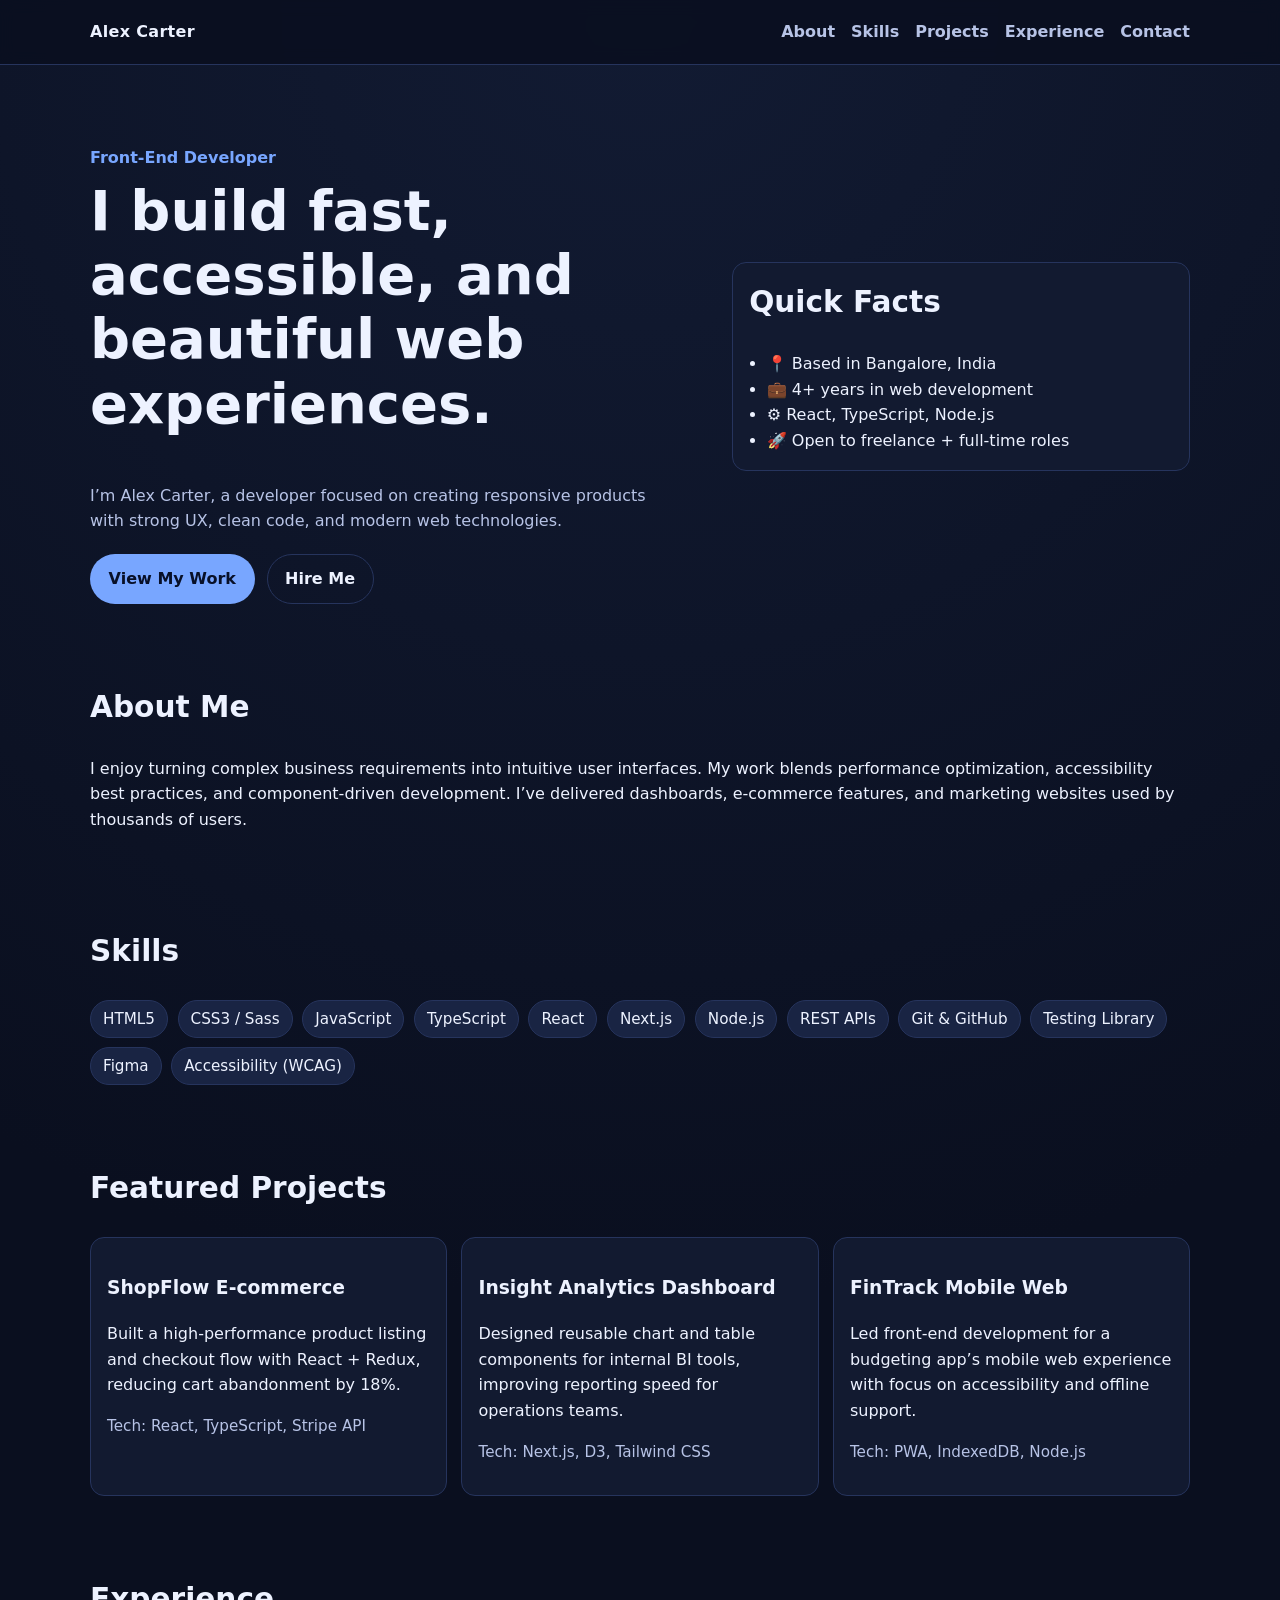
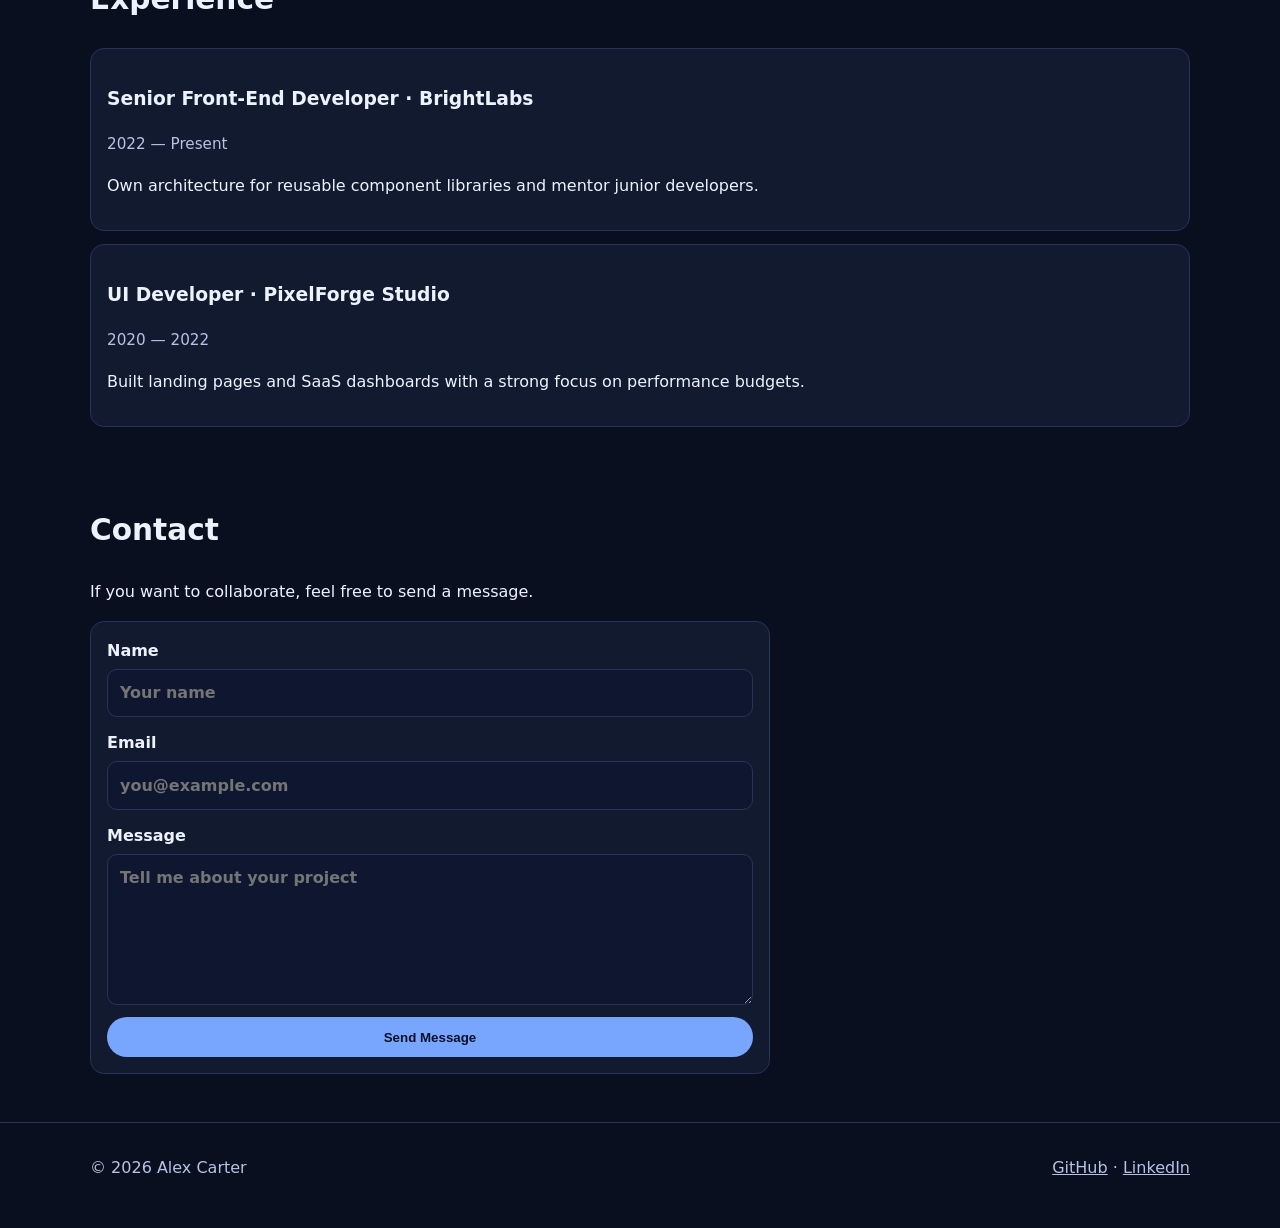
<file: index.html>
<!doctype html>
<html lang="en">
<head>
  <meta charset="UTF-8" />
  <meta name="viewport" content="width=device-width, initial-scale=1.0" />
  <meta name="description" content="Personal portfolio website for Alex Carter, front-end developer." />
  <title>Alex Carter | Portfolio</title>
  <link rel="stylesheet" href="styles.css" />
</head>
<body>
  <header class="site-header">
    <div class="container nav-wrap">
      <a class="logo" href="#home">Alex Carter</a>
      <button id="menuBtn" class="menu-btn" aria-label="Toggle navigation" aria-expanded="false">☰</button>
      <nav id="mainNav" class="main-nav" aria-label="Main navigation">
        <a href="#about">About</a>
        <a href="#skills">Skills</a>
        <a href="#projects">Projects</a>
        <a href="#experience">Experience</a>
        <a href="#contact">Contact</a>
      </nav>
    </div>
  </header>

  <main id="home">
    <section class="hero container section">
      <div>
        <p class="eyebrow">Front-End Developer</p>
        <h1>I build fast, accessible, and beautiful web experiences.</h1>
        <p class="hero-text">
          I’m Alex Carter, a developer focused on creating responsive products with strong UX,
          clean code, and modern web technologies.
        </p>
        <div class="hero-actions">
          <a class="btn primary" href="#projects">View My Work</a>
          <a class="btn ghost" href="#contact">Hire Me</a>
        </div>
      </div>
      <aside class="hero-card" aria-label="Quick profile">
        <h2>Quick Facts</h2>
        <ul>
          <li>📍 Based in Bangalore, India</li>
          <li>💼 4+ years in web development</li>
          <li>⚙️ React, TypeScript, Node.js</li>
          <li>🚀 Open to freelance + full-time roles</li>
        </ul>
      </aside>
    </section>

    <section id="about" class="container section">
      <h2>About Me</h2>
      <p>
        I enjoy turning complex business requirements into intuitive user interfaces. My work blends
        performance optimization, accessibility best practices, and component-driven development.
        I’ve delivered dashboards, e-commerce features, and marketing websites used by thousands of users.
      </p>
    </section>

    <section id="skills" class="container section">
      <h2>Skills</h2>
      <div class="chip-grid">
        <span>HTML5</span><span>CSS3 / Sass</span><span>JavaScript</span><span>TypeScript</span>
        <span>React</span><span>Next.js</span><span>Node.js</span><span>REST APIs</span>
        <span>Git & GitHub</span><span>Testing Library</span><span>Figma</span><span>Accessibility (WCAG)</span>
      </div>
    </section>

    <section id="projects" class="container section">
      <h2>Featured Projects</h2>
      <div class="project-grid">
        <article class="card">
          <h3>ShopFlow E-commerce</h3>
          <p>
            Built a high-performance product listing and checkout flow with React + Redux, reducing
            cart abandonment by 18%.
          </p>
          <p class="meta">Tech: React, TypeScript, Stripe API</p>
        </article>
        <article class="card">
          <h3>Insight Analytics Dashboard</h3>
          <p>
            Designed reusable chart and table components for internal BI tools, improving reporting
            speed for operations teams.
          </p>
          <p class="meta">Tech: Next.js, D3, Tailwind CSS</p>
        </article>
        <article class="card">
          <h3>FinTrack Mobile Web</h3>
          <p>
            Led front-end development for a budgeting app’s mobile web experience with focus on
            accessibility and offline support.
          </p>
          <p class="meta">Tech: PWA, IndexedDB, Node.js</p>
        </article>
      </div>
    </section>

    <section id="experience" class="container section">
      <h2>Experience</h2>
      <div class="timeline">
        <article>
          <h3>Senior Front-End Developer · BrightLabs</h3>
          <p class="meta">2022 — Present</p>
          <p>Own architecture for reusable component libraries and mentor junior developers.</p>
        </article>
        <article>
          <h3>UI Developer · PixelForge Studio</h3>
          <p class="meta">2020 — 2022</p>
          <p>Built landing pages and SaaS dashboards with a strong focus on performance budgets.</p>
        </article>
      </div>
    </section>

    <section id="contact" class="container section">
      <h2>Contact</h2>
      <p>If you want to collaborate, feel free to send a message.</p>
      <form class="contact-form" action="#" method="post">
        <label>
          Name
          <input type="text" name="name" placeholder="Your name" required />
        </label>
        <label>
          Email
          <input type="email" name="email" placeholder="you@example.com" required />
        </label>
        <label>
          Message
          <textarea name="message" rows="5" placeholder="Tell me about your project" required></textarea>
        </label>
        <button class="btn primary" type="submit">Send Message</button>
      </form>
    </section>
  </main>

  <footer class="site-footer">
    <div class="container footer-wrap">
      <p>© <span id="year"></span> Alex Carter</p>
      <p>
        <a href="https://github.com/yourusername" target="_blank" rel="noreferrer">GitHub</a> ·
        <a href="https://linkedin.com/in/yourusername" target="_blank" rel="noreferrer">LinkedIn</a>
      </p>
    </div>
  </footer>

  <script src="script.js"></script>
</body>
</html>
</file>
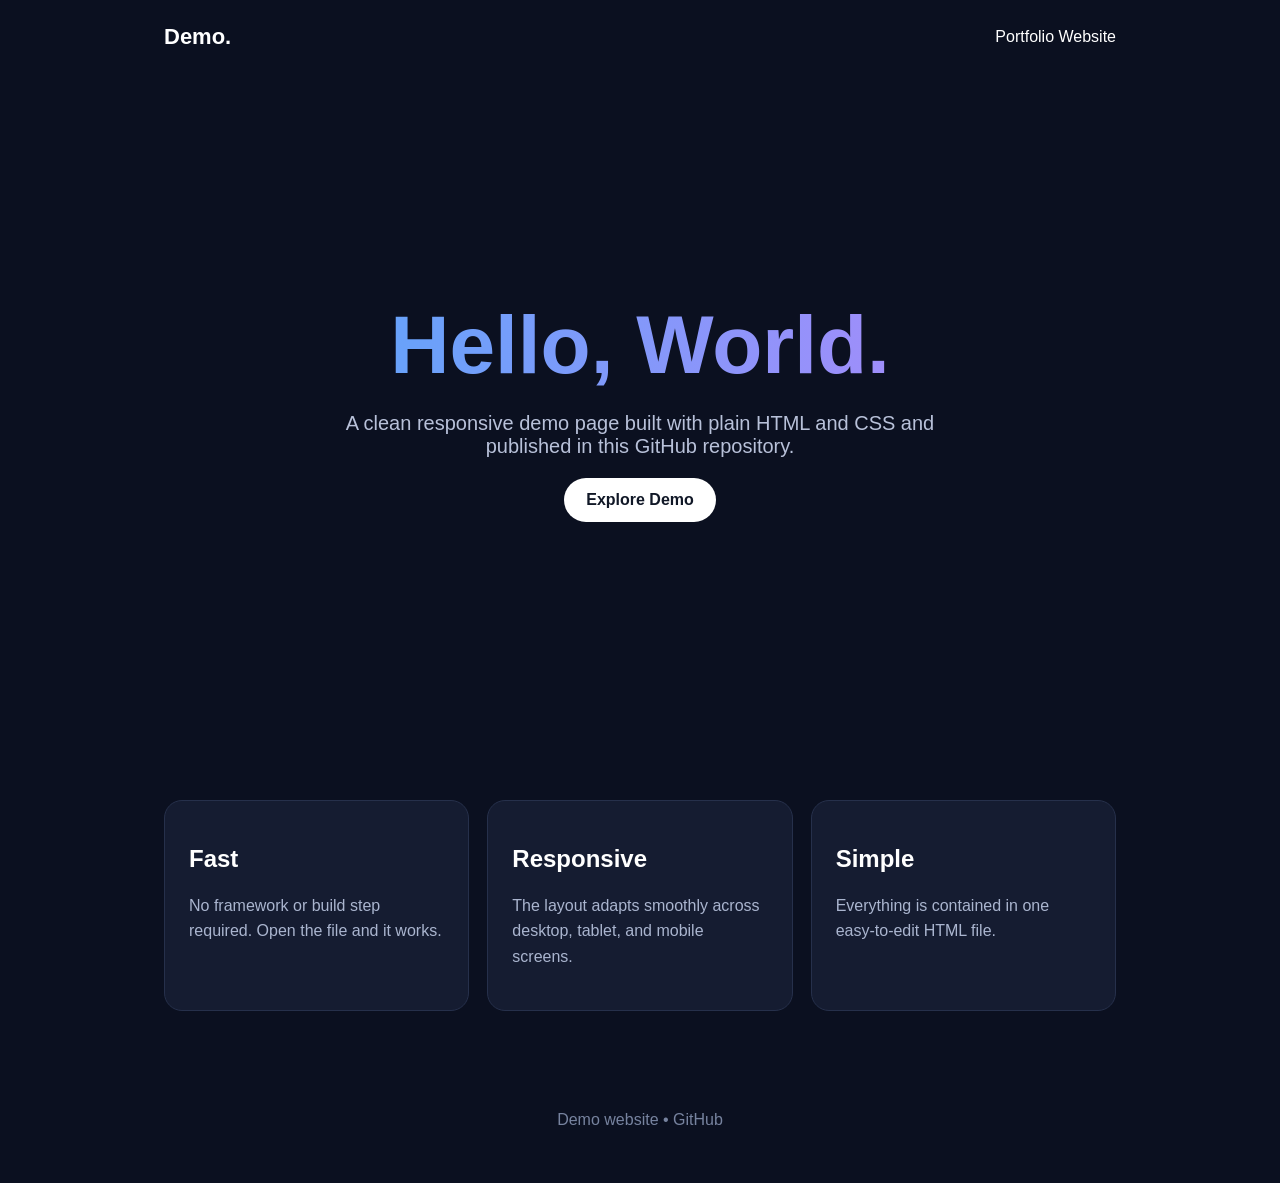
<file: demo.html>
<!DOCTYPE html>
<html lang="en">
<head>
  <meta charset="UTF-8">
  <meta name="viewport" content="width=device-width, initial-scale=1.0">
  <title>Demo Website</title>
  <style>
    *{box-sizing:border-box}body{margin:0;font-family:Arial,sans-serif;background:#0b1020;color:#fff}.wrap{max-width:1000px;margin:auto;padding:24px}nav{display:flex;justify-content:space-between;align-items:center}.logo{font-weight:800;font-size:22px}.hero{min-height:80vh;display:grid;place-items:center;text-align:center}.hero h1{font-size:clamp(42px,8vw,82px);margin:0;background:linear-gradient(90deg,#60a5fa,#a78bfa);-webkit-background-clip:text;color:transparent}.hero p{color:#b8c1d9;font-size:20px;max-width:650px;margin:20px auto}.btn{display:inline-block;padding:13px 22px;border-radius:999px;background:#fff;color:#111827;text-decoration:none;font-weight:700}.cards{display:grid;grid-template-columns:repeat(auto-fit,minmax(220px,1fr));gap:18px;padding:30px 0 70px}.card{background:#151c31;border:1px solid #26304b;padding:24px;border-radius:18px}.card p{color:#aab5cf;line-height:1.6}footer{text-align:center;color:#77839f;padding:30px}
  </style>
</head>
<body>
  <div class="wrap">
    <nav><div class="logo">Demo.</div><div>Portfolio Website</div></nav>
    <main class="hero">
      <div>
        <h1>Hello, World.</h1>
        <p>A clean responsive demo page built with plain HTML and CSS and published in this GitHub repository.</p>
        <a class="btn" href="#features">Explore Demo</a>
      </div>
    </main>
    <section id="features" class="cards">
      <div class="card"><h2>Fast</h2><p>No framework or build step required. Open the file and it works.</p></div>
      <div class="card"><h2>Responsive</h2><p>The layout adapts smoothly across desktop, tablet, and mobile screens.</p></div>
      <div class="card"><h2>Simple</h2><p>Everything is contained in one easy-to-edit HTML file.</p></div>
    </section>
    <footer>Demo website • GitHub</footer>
  </div>
</body>
</html>
</file>
<file: styles.css>
:root {
  --bg: #0a0f1f;
  --surface: #121a30;
  --surface-soft: #192443;
  --text: #edf2ff;
  --muted: #b7c3e6;
  --primary: #78a6ff;
  --border: #26345d;
}

* { box-sizing: border-box; }

html { scroll-behavior: smooth; }

body {
  margin: 0;
  font-family: Inter, system-ui, -apple-system, Segoe UI, Roboto, Arial, sans-serif;
  background: radial-gradient(circle at top, #121b33 0%, var(--bg) 45%);
  color: var(--text);
  line-height: 1.6;
}

a { color: inherit; }

.container {
  width: min(1100px, 92%);
  margin: 0 auto;
}

.section { padding: 4rem 0 1rem; }

.site-header {
  position: sticky;
  top: 0;
  backdrop-filter: blur(8px);
  background: color-mix(in srgb, var(--bg) 85%, transparent);
  border-bottom: 1px solid var(--border);
  z-index: 10;
}

.nav-wrap {
  display: flex;
  align-items: center;
  justify-content: space-between;
  min-height: 64px;
}

.logo {
  font-weight: 800;
  text-decoration: none;
  letter-spacing: 0.02em;
}

.main-nav {
  display: flex;
  gap: 1rem;
}

.main-nav a {
  text-decoration: none;
  color: var(--muted);
  font-weight: 600;
}

.main-nav a:hover { color: var(--text); }

.menu-btn {
  display: none;
  background: none;
  border: 1px solid var(--border);
  color: var(--text);
  border-radius: 8px;
  padding: 0.35rem 0.65rem;
}

.hero {
  display: grid;
  grid-template-columns: 1.35fr 1fr;
  gap: 1.5rem;
  align-items: center;
}

.eyebrow {
  color: var(--primary);
  margin-bottom: 0.5rem;
  font-weight: 700;
}

h1 {
  margin-top: 0;
  font-size: clamp(2rem, 5vw, 3.5rem);
  line-height: 1.15;
}

h2 { font-size: 1.85rem; margin-top: 0; }

.hero-text { color: var(--muted); max-width: 58ch; }

.hero-actions {
  display: flex;
  gap: 0.75rem;
  margin-top: 1.25rem;
}

.btn {
  border-radius: 999px;
  padding: 0.7rem 1.1rem;
  text-decoration: none;
  font-weight: 700;
  border: 1px solid transparent;
  display: inline-block;
}

.btn.primary {
  background: var(--primary);
  color: #081028;
}

.btn.ghost {
  border-color: var(--border);
  color: var(--text);
}

.hero-card,
.card,
.timeline article,
.contact-form {
  background: var(--surface);
  border: 1px solid var(--border);
  border-radius: 14px;
  padding: 1rem;
}

.hero-card ul {
  padding-left: 1.1rem;
  margin: 0.5rem 0 0;
}

.chip-grid {
  display: flex;
  flex-wrap: wrap;
  gap: 0.6rem;
}

.chip-grid span {
  background: var(--surface-soft);
  border: 1px solid var(--border);
  border-radius: 999px;
  padding: 0.35rem 0.75rem;
  font-size: 0.95rem;
}

.project-grid {
  display: grid;
  grid-template-columns: repeat(3, minmax(0, 1fr));
  gap: 0.9rem;
}

.meta { color: var(--muted); font-size: 0.95rem; }

.timeline {
  display: grid;
  gap: 0.8rem;
}

.contact-form {
  display: grid;
  gap: 0.8rem;
  max-width: 680px;
}

.contact-form label {
  display: grid;
  gap: 0.35rem;
  font-weight: 600;
}

input, textarea {
  background: #0f1730;
  border: 1px solid var(--border);
  color: var(--text);
  border-radius: 10px;
  padding: 0.65rem 0.75rem;
  font: inherit;
}

.site-footer {
  margin-top: 2rem;
  border-top: 1px solid var(--border);
  color: var(--muted);
}

.footer-wrap {
  display: flex;
  justify-content: space-between;
  align-items: center;
  padding: 1rem 0 2rem;
  flex-wrap: wrap;
  gap: 0.75rem;
}

@media (max-width: 900px) {
  .hero { grid-template-columns: 1fr; }
  .project-grid { grid-template-columns: 1fr 1fr; }
}

@media (max-width: 700px) {
  .menu-btn { display: inline-block; }

  .main-nav {
    position: absolute;
    top: 64px;
    right: 4%;
    display: none;
    flex-direction: column;
    background: var(--surface);
    border: 1px solid var(--border);
    border-radius: 12px;
    padding: 0.75rem;
    min-width: 170px;
  }

  .main-nav.open { display: flex; }
  .project-grid { grid-template-columns: 1fr; }
}
</file>
